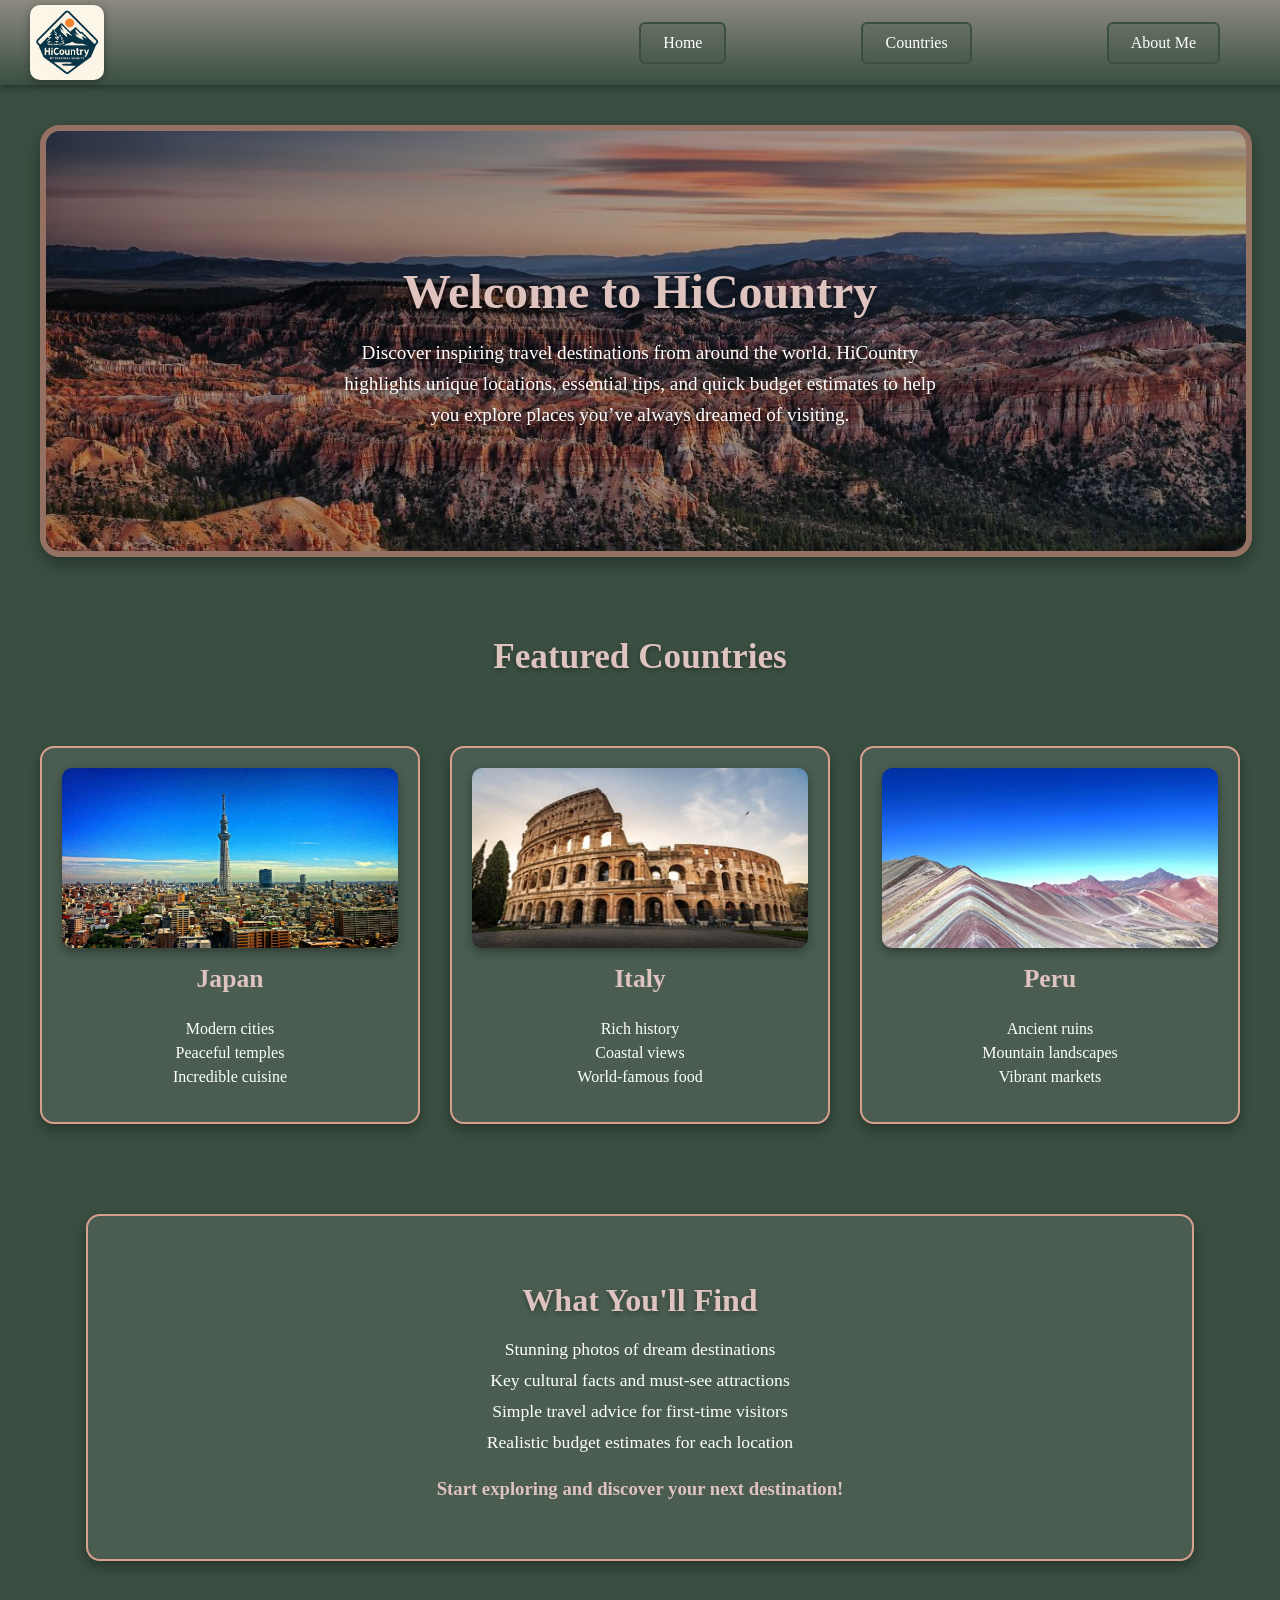
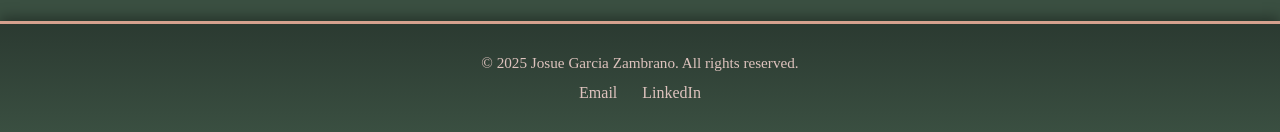
<file: index.html>
<!DOCTYPE html>
<html lang="en">
<head>
    <meta charset="UTF-8">
    <meta name="viewport" content="width=device-width, initial-scale=1.0">
    <link rel="stylesheet" href="style\style.css">
    <title>HiCountry</title>
</head>
<body>
    <!-- Josue Garcia Zambrano -->
    <nav>
        <img src = "images\hicountry_logo.png">
        <div class = "nav_links">
            <a href = "index.html" title = "home">Home</a>
            <a href = "countries.html" title = "countries">Countries</a>
            <a href = "about_me.html" title = "about_me">About Me</a>
        </div>
    </nav>
    <header class="hero">
        <img src="images/mountains.jpg" alt="Mountains" class="hero-img">
        <div class="hero-content">
            <h1>Welcome to HiCountry</h1>
            <p>Discover inspiring travel destinations from around the world. HiCountry highlights unique locations, essential tips, and quick budget estimates to help you explore places you’ve always dreamed of visiting.</p>
        </div>
    </header>
    <main>
        <section class="section-title">
            <h2>Featured Countries</h2>
        </section>
        <section class="countries-grid">
            <div class="country-card">
                <img src="images/japan_city.jpg" alt="Japan">
                <h3>Japan</h3>
                <ul>
                    <li>Modern cities</li>
                    <li>Peaceful temples</li>
                    <li>Incredible cuisine</li>
                </ul>
            </div>
            <div class="country-card">
                <img src="images/colosseum.jpg" alt="Italy">
                <h3>Italy</h3>
                <ul>
                    <li>Rich history</li>
                    <li>Coastal views</li>
                    <li>World-famous food</li>
                </ul>
            </div>
            <div class="country-card">
                <img src="images/peru_desert.jpg" alt="Peru">
                <h3>Peru</h3>
                <ul>
                    <li>Ancient ruins</li>
                    <li>Mountain landscapes</li>
                    <li>Vibrant markets</li>
                </ul>
            </div>
        </section>
        <section class="purpose card-section">
            <h2>What You'll Find</h2>
            <ul>
                <li>Stunning photos of dream destinations</li>
                <li>Key cultural facts and must-see attractions</li>
                <li>Simple travel advice for first-time visitors</li>
                <li>Realistic budget estimates for each location</li>
            </ul>
            <h3>Start exploring and discover your next destination!</h3>
        </section>
    </main>
<footer>
    <p>© 2025 Josue Garcia Zambrano. All rights reserved.</p>
    <div class="footer-links">
        <a href="#">Email</a>
        <a href="#" target="_blank">LinkedIn</a>
    </div>
</footer>
</body>
</html>
</file>
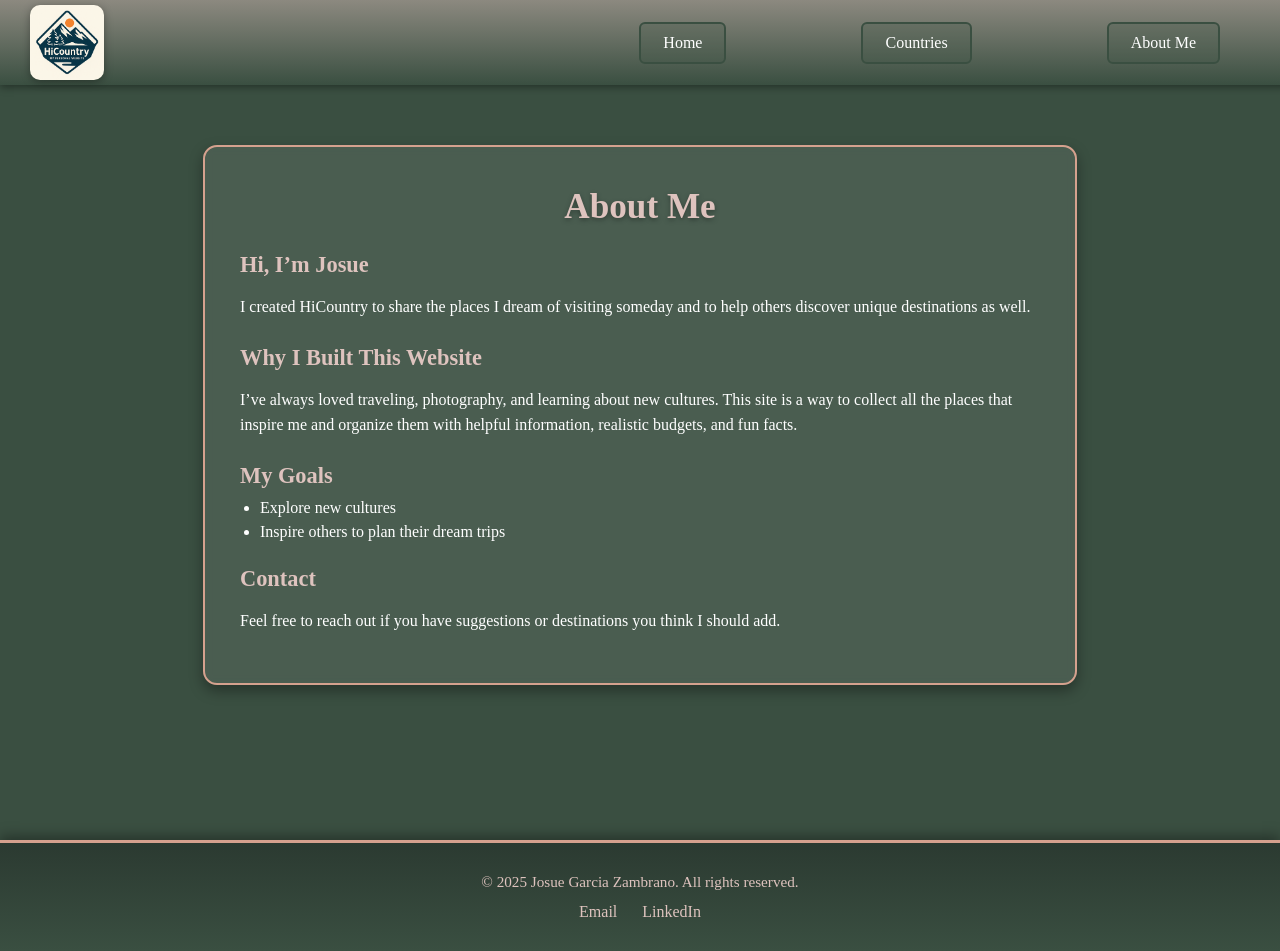
<file: about_me.html>
<!DOCTYPE html>
<html lang="en">
<head>
  <meta charset="UTF-8" />
  <meta name="viewport" content="width=device-width, initial-scale=1.0" />
  <title>HiCountry | About Me</title>
  <link rel="stylesheet" href="style/style.css" />
</head>
<body>
  <!-- Same nav as index.html -->
  <nav>
    <img src="images/hicountry_logo.png" alt="HiCountry Logo">
    <div class="nav_links">
      <a href="index.html" title="home">Home</a>
      <a href="countries.html" title="countries">Countries</a>
      <a href="about_me.html" title="about_me">About Me</a>
    </div>
  </nav>

  <main class="about-main">
    <section class="about-card">
      <h2>About Me</h2>

      <h3>Hi, I’m Josue</h3>
      <p>
        I created HiCountry to share the places I dream of visiting someday and to
        help others discover unique destinations as well.
      </p>

      <h3>Why I Built This Website</h3>
      <p>
        I’ve always loved traveling, photography, and learning about new cultures.
        This site is a way to collect all the places that inspire me and organize
        them with helpful information, realistic budgets, and fun facts.
      </p>

      <h3>My Goals</h3>
      <ul>
        <li>Explore new cultures</li>
        <li>Inspire others to plan their dream trips</li>
      </ul>

      <h3>Contact</h3>
      <p>
        Feel free to reach out if you have suggestions or destinations you think I
        should add.
      </p>
    </section>
  </main>

  <footer>
    <p>© 2025 Josue Garcia Zambrano. All rights reserved.</p>
    <div class="footer-links">
      <a href="#">Email</a>
      <a href="#" target="_blank">LinkedIn</a>
    </div>
  </footer>
</body>
</html>
</file>
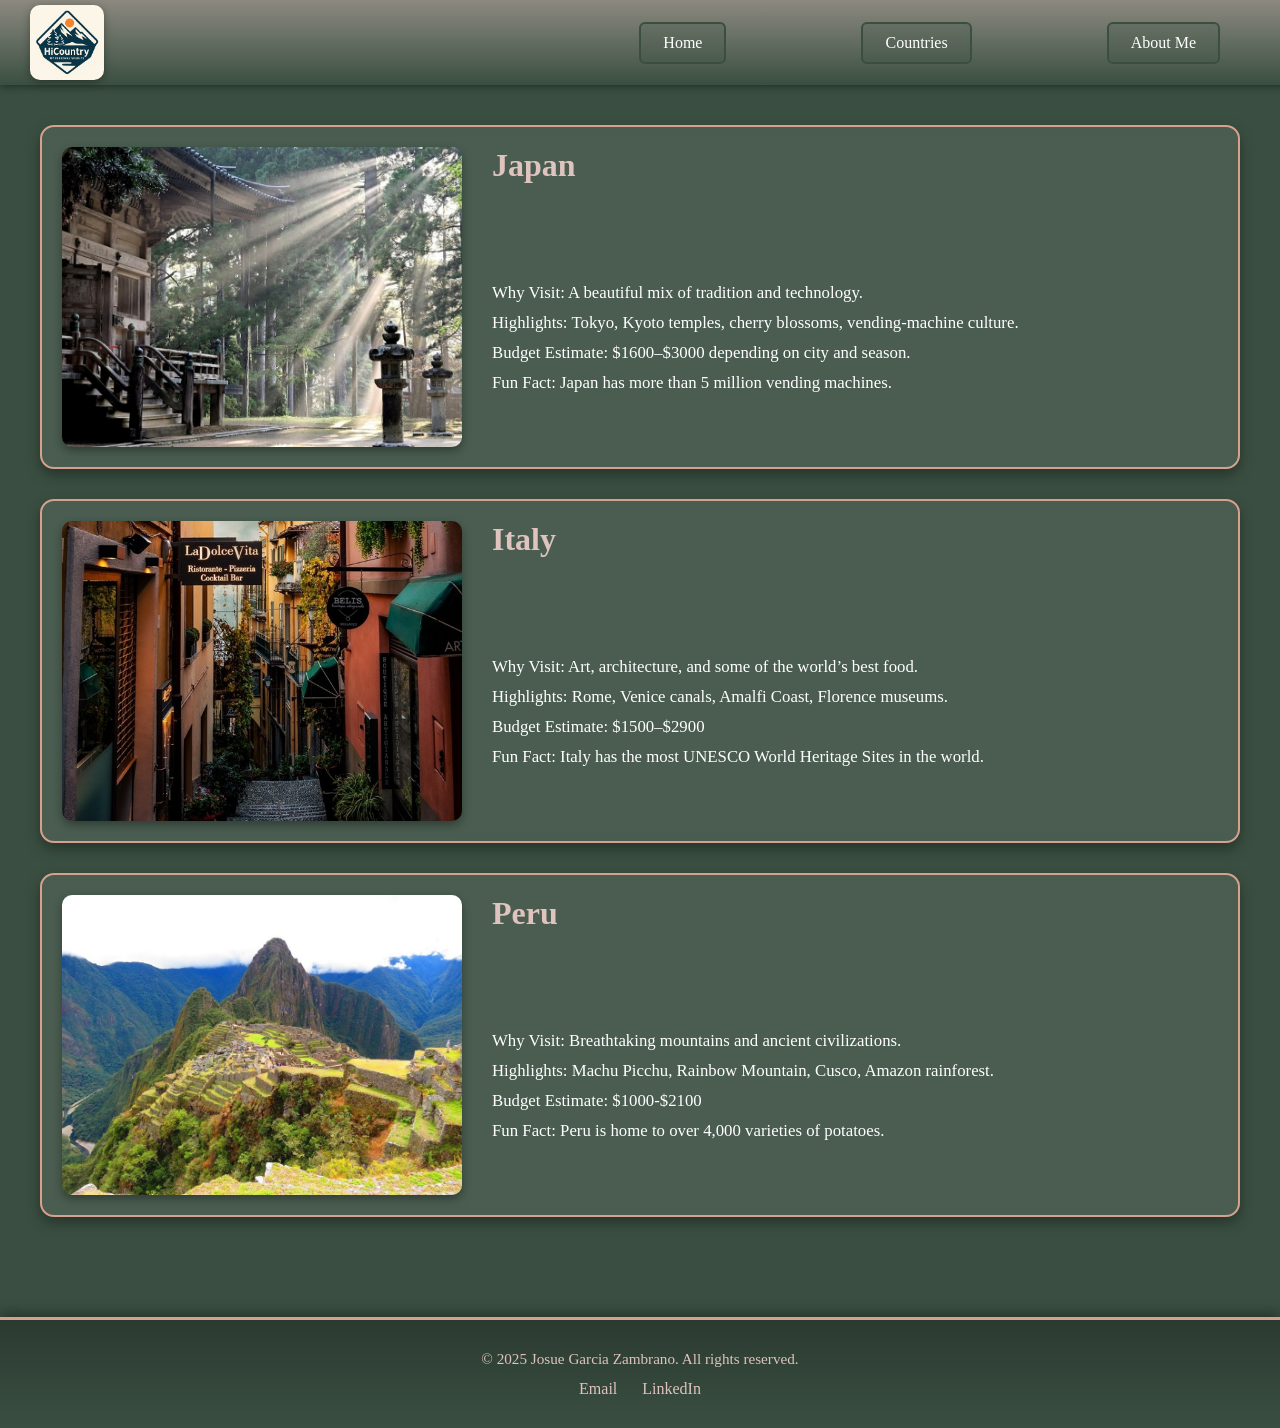
<file: countries.html>
<!DOCTYPE html>
<html lang="en">
<head>
    <meta charset="UTF-8">
    <meta name="viewport" content="width=device-width, initial-scale=1.0">
    <link rel="stylesheet" href="style\style.css">
    <title>HiCountry | Countries</title>
</head>
<body>
    <header>
    <nav>
        <img src="images\hicountry_logo.png" alt="HiCountry Logo">
        <div class="nav-links">
            <a href="index.html">Home</a>
            <a href="countries.html">Countries</a>
            <a href="about_me.html">About Me</a>
        </div>
    </nav>
</header>

<section class="countries-information">
    <div class="destination-information">
        <img src="images/japan_shrine.jpg" alt="Japan">
        <h3>Japan</h3>
        <ul>
        <p>Why Visit: A beautiful mix of tradition and technology.</p>
        <p>Highlights: Tokyo, Kyoto temples, cherry blossoms, vending-machine culture.</p>
        <p>Budget Estimate: $1600–$3000 depending on city and season.</p>
        <p>Fun Fact: Japan has more than 5 million vending machines.</p>
        </ul>
    </div>
    <div class="destination-information">
        <img src="images/italy_alley.jpg" alt="Italy">
        <h3>Italy</h3>
        <ul>
        <p>Why Visit: Art, architecture, and some of the world’s best food.</p>
        <p>Highlights: Rome, Venice canals, Amalfi Coast, Florence museums.</p>
        <p>Budget Estimate: $1500–$2900</p>
        <p>Fun Fact: Italy has the most UNESCO World Heritage Sites in the world.</p>
        </ul>
    </div>
    <div class="destination-information">
        <img src="images/peru_mountains.jpg" alt="Peru">
        <h3>Peru</h3>
        <ul>
        <p>Why Visit: Breathtaking mountains and ancient civilizations.</p>
        <p>Highlights: Machu Picchu, Rainbow Mountain, Cusco, Amazon rainforest.</p>
        <p>Budget Estimate: $1000-$2100</p>
        <p>Fun Fact: Peru is home to over 4,000 varieties of potatoes.</p>
        </ul>
    </div>
</section>
<footer>
    <p>© 2025 Josue Garcia Zambrano. All rights reserved.</p>
    <div class="footer-links">
        <a href="#">Email</a>
        <a href="#" target="_blank">LinkedIn</a>
    </div>
</footer>
</body>
</html>
</file>
<file: style/style.css>
/* Colors:
#3A4F41
white
#D5A18E
#DEC3BE */

body {
    height: 100%;
    width: 100%;
    background: #3A4F41;
    margin: 0;
}
nav {
    height: 85px;
    width: 100%;
    display: flex;
    align-items: center;
    justify-content: space-between;
    padding: 0 30px;
    background: linear-gradient(0deg, #3A4F41 0%, #DEC3BE 200%);
    box-shadow: 0 2px 8px rgba(0, 0, 0, 0.4);
}
nav img {
    height: 75px;
    width: auto;
    border-radius: 10px;
    filter: drop-shadow(0 2px 4px rgba(0, 0, 0, 0.35));
    
}
.nav_links {
    display: flex;
    gap: 45px;
}
 nav a {
    padding: 10px 22px;
    border: 2px solid #3A4F41;
    border-radius: 6px;
    color: white;                     
    background: rgba(58, 79, 65, 0.25); 
    text-decoration: none;
    transition: all 0.25s ease;
    margin-right: 90px;
}
nav a:hover {
    border-color: #D5A18E;
    background: #DEC3BE55;
    color: #3A4F41;
    transform: translateY(-2px);
}
.hero {
    position: relative;
    width: 100%;
    padding: 40px;
    box-sizing: border-box;
}
.hero-img {
    width: 100%;
    height: 420px;
    object-fit: cover;
    border-radius: 20px;
    border: 6px solid #D5A18E;
    box-shadow: 0 8px 18px rgba(0,0,0,0.35);
    filter: brightness(70%);
    display: block;
}
.hero-content {
    position: absolute;
    top: 50%;
    left: 50%;
    transform: translate(-50%, -50%);
    text-align: center;
    color: white;
    max-width: 700px;
    padding: 0 20px;
}
.hero-content h1 {
    font-size: 3rem;
    font-weight: 700;
    margin-bottom: 10px;
    color: #DEC3BE;
    text-shadow: 0 2px 5px rgba(0,0,0,0.6);
}
.hero-content p {
    font-size: 1.2rem;
    line-height: 1.6;
    color: #ffffff;
    text-shadow: 0 2px 5px rgba(0,0,0,0.6);
}
.section-title h2 {
    text-align: center;
    color: #DEC3BE;
    font-size: 2.2rem;
    margin-top: 40px;
    text-shadow: 0 2px 5px rgba(0,0,0,0.35);
}
.countries-grid {
    display: grid;
    grid-template-columns: repeat(auto-fit, minmax(280px, 1fr));
    gap: 30px;
    padding: 40px;
}
.country-card {
    background: #ffffff15;
    border: 2px solid #D5A18E;
    border-radius: 14px;
    padding: 20px;
    text-align: center;
    backdrop-filter: blur(4px);
    box-shadow: 0 6px 14px rgba(0, 0, 0, 0.35);
}
.country-card img {
    width: 100%;
    height: 180px;
    object-fit: center;
    border-radius: 10px;
    box-shadow: 0 4px 10px rgba(0,0,0,0.35);
}
.country-card h3 {
    margin-top: 12px;
    color: #DEC3BE;
    font-size: 1.6rem;
}
.country-card ul {
    list-style: none;
    padding: 0;
    margin-top: 12px;
}
.country-card li {
    color: white;
    margin: 6px 0;
    font-size: 1rem;
}
.card-section {
    background: #ffffff15;
    border: 2px solid #D5A18E;
    border-radius: 14px;
    padding: 40px;
    width: 80%;
    margin: 50px auto 60px auto;
    box-shadow: 0 6px 14px rgba(0, 0, 0, 0.35);
    text-align: center;
    backdrop-filter: blur(4px);
}
.card-section h2 {
    color: #DEC3BE;
    font-size: 2rem;
    margin-bottom: 20px;
    text-shadow: 0 2px 5px rgba(0,0,0,0.35);
}
.card-section h3 {
    margin-top: 25px;
    color: #DEC3BE;
}
.card-section ul {
    list-style: none;
    padding: 0;
}
.card-section li {
    color: white;
    font-size: 1.1rem;
    margin: 10px 0;
}
footer {
    background: linear-gradient(0deg, #3A4F41 0%, #2b3a31 100%);
    padding: 30px 20px;
    text-align: center;
    margin-top: 60px;
    color: #DEC3BE;
    border-top: 3px solid #D5A18E;
    box-shadow: 0 -4px 12px rgba(0,0,0,0.35);
}
footer p {
    margin: 0 0 12px 0;
    font-size: 0.95rem;
}
.footer-links {
    display: flex;
    justify-content: center;
    gap: 25px;
}
.footer-links a {
    color: #DEC3BE;
    text-decoration: none;
    font-size: 1rem;
    transition: 0.25s ease;
}
.footer-links a:hover {
    color: white;
    text-shadow: 0 0 8px rgba(255,255,255,0.5);
}

/* this is the section for the countries page */

.nav-links {
    display: flex;
    gap: 45px;
}

nav a {
    padding: 10px 22px;
    border: 2px solid #3A4F41;
    border-radius: 6px;
    color: white;                     
    background: rgba(58, 79, 65, 0.25); 
    text-decoration: none;
    transition: all 0.25s ease;
    margin-right: 90;
}

.countries-information {
    display: flex;
    flex-direction: column;
    gap: 30px;
    padding: 40px;
}

.destination-information {
    display: grid;
    grid-template-columns: 400px 1fr;
    gap: 30px;
    background: #ffffff15;
    border: 2px solid #D5A18E;
    border-radius: 14px;
    padding: 20px;
    backdrop-filter: blur(4px);
    box-shadow: 0 6px 14px rgba(0, 0, 0, 0.35);
}

.destination-information img {
    width: 100%;
    height: 300px;
    object-fit: cover;
    border-radius: 10px;
    box-shadow: 0 4px 10px rgba(0,0,0,0.35);
}

.destination-information h3 {
    color: #DEC3BE;
    font-size: 2rem;
    margin-top: 0;
    margin-bottom: 15px;
    grid-column: 2;
    grid-row: 1;
}

.destination-information ul {
    list-style: none;
    padding: 0;
    margin: 0;
    grid-column: 2;
    grid-row: 2;
}

.destination-information p {
    color: white;
    margin: 10px 0;
    font-size: 1.05rem;
}

.destination-information img {
    grid-column: 1;
    grid-row: 1 / 3;
}









/* ---------- ABOUT PAGE ---------- */

.about-main {
    min-height: calc(100vh - 85px - 120px); 
    display: flex;
    justify-content: center;
    align-items: flex-start;
    padding: 60px 20px;
    box-sizing: border-box;
}

.about-card {
    background: #ffffff15;
    border: 2px solid #D5A18E;
    border-radius: 14px;
    padding: 40px 35px;
    max-width: 800px;
    width: 100%;
    margin: 0 auto;
    box-shadow: 0 6px 14px rgba(0, 0, 0, 0.35);
    backdrop-filter: blur(4px);
    color: white;
}

.about-card h2 {
    text-align: center;
    color: #DEC3BE;
    font-size: 2.2rem;
    margin-top: 0;
    margin-bottom: 20px;
    text-shadow: 0 2px 5px rgba(0,0,0,0.35);
}

.about-card h3 {
    color: #DEC3BE;
    margin-top: 25px;
    margin-bottom: 10px;
    font-size: 1.4rem;
}

.about-card p {
    line-height: 1.6;
    font-size: 1rem;
    margin-bottom: 10px;
}

.about-card ul {
    list-style: disc;
    padding-left: 20px;
    margin-top: 8px;
}

.about-card li {
    margin-bottom: 6px;
}
</file>
